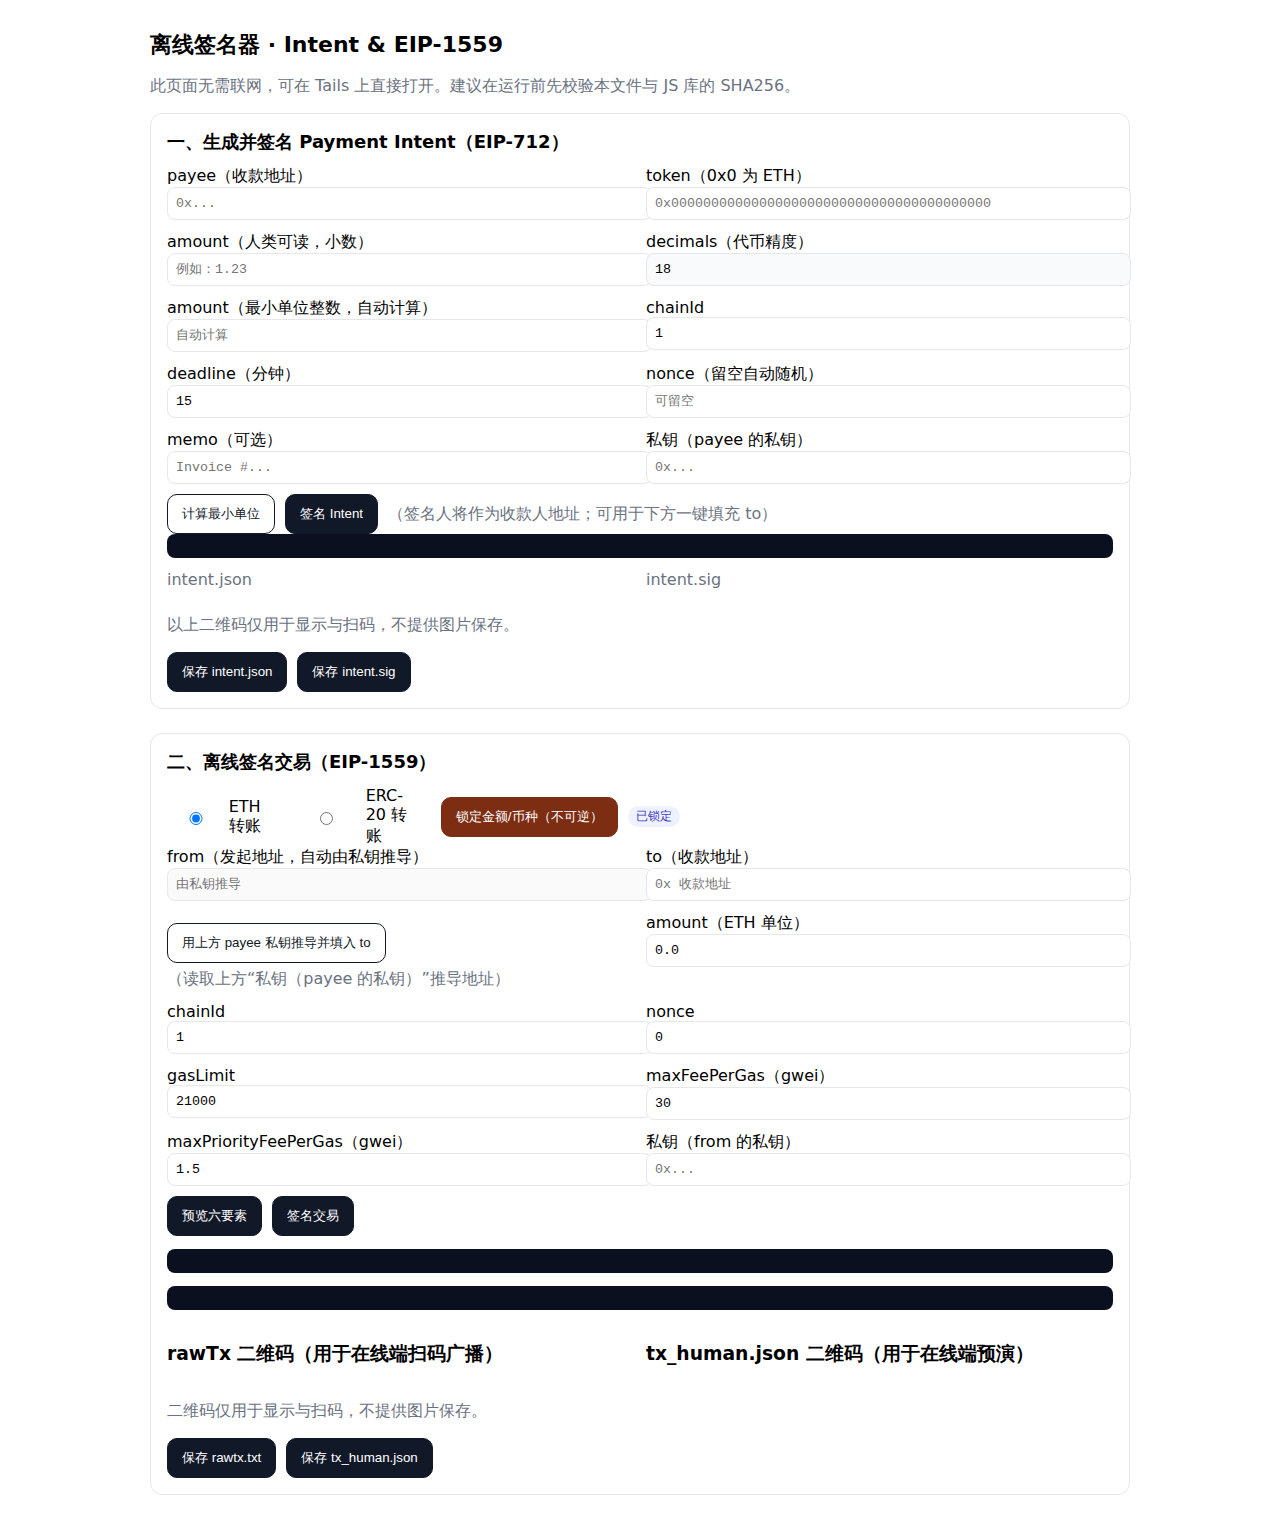
<file: docs/index.html>
<!doctype html>
<html lang="zh">
<head>
  <meta charset="utf-8">
  <title>离线签名器 · Intent & EIP-1559</title>
  <meta name="viewport" content="width=device-width, initial-scale=1">
  <link rel="stylesheet" href="./styles.css">
</head>
<body>
  <h1>离线签名器 · Intent & EIP-1559</h1>
  <p class="muted">此页面无需联网，可在 Tails 上直接打开。建议在运行前先校验本文件与 JS 库的 SHA256。</p>

  <section class="card">
    <h2>一、生成并签名 Payment Intent（EIP-712）</h2>
    <div class="grid">
      <label>payee（收款地址）<input id="pi_payee" placeholder="0x..." /></label>
      <label>token（0x0 为 ETH）<input id="pi_token" placeholder="0x0000000000000000000000000000000000000000" /></label>

      <!-- 人类可读金额 + decimals + 自动换算最小单位 -->
      <label>amount（人类可读，小数）<input id="pi_amount_human" type="text" placeholder="例如：1.23" /></label>
      <label>decimals（代币精度）<input id="pi_decimals" type="number" value="18" min="0" max="36" /></label>
      <label>amount（最小单位整数，自动计算）<input id="pi_amount_smallest" type="text" readonly placeholder="自动计算" /></label>

      <label>chainId<input id="pi_chain" type="number" value="1" /></label>
      <label>deadline（分钟）<input id="pi_deadline" type="number" value="15" /></label>
      <label>nonce（留空自动随机）<input id="pi_nonce" placeholder="可留空" /></label>
      <label>memo（可选）<input id="pi_memo" placeholder="Invoice #..." /></label>
      <label>私钥（payee 的私钥）<input id="pi_priv" type="password" placeholder="0x..." /></label>
    </div>
    <div class="row">
      <button id="btn_calc_smallest" class="ghost">计算最小单位</button>
      <button id="btn_sign_intent">签名 Intent</button>
      <span class="muted">（签名人将作为收款人地址；可用于下方一键填充 to）</span>
    </div>

    <div id="pi_out" class="mono"></div>

    <!-- Intent 的两个二维码，仅显示不保存 -->
    <div class="qgrid">
      <div>
        <div class="muted">intent.json</div>
        <div id="qrcode_intent"></div>
      </div>
      <div>
        <div class="muted">intent.sig</div>
        <div id="qrcode_sig"></div>
      </div>
    </div>
    <p class="muted">以上二维码仅用于显示与扫码，不提供图片保存。</p>

    <div class="row">
      <button id="btn_save_intent" disabled>保存 intent.json</button>
      <button id="btn_save_sig" disabled>保存 intent.sig</button>
    </div>
  </section>

  <section class="card">
    <h2>二、离线签名交易（EIP-1559）</h2>
    <div class="row">
      <label class="inline"><input type="radio" name="txkind" value="ETH" checked> ETH 转账</label>
      <label class="inline"><input type="radio" name="txkind" value="ERC20"> ERC-20 转账</label>
      <button id="btn_lock_asset" class="warn">锁定金额/币种（不可逆）</button>
      <span id="lock_badge" class="pill hidden">已锁定</span>
    </div>

    <div class="grid">
      <label>from（发起地址，自动由私钥推导）<input id="tx_from" disabled placeholder="由私钥推导" /></label>

      <!-- 收款地址 to -->
      <label>to（收款地址）<input id="tx_to" placeholder="0x 收款地址" /></label>
      <div class="row tiny-gap">
        <button id="btn_fill_to_from_pi" class="ghost">用上方 payee 私钥推导并填入 to</button>
        <span class="muted">（读取上方“私钥（payee 的私钥）”推导地址）</span>
      </div>

      <!-- 仅 ERC20 可见：token 合约 -->
      <label id="label_token" class="hidden">token（代币合约）<input id="tx_token" placeholder="0xToken 合约" /></label>

      <!-- 金额：两者仅显示其一 -->
      <label id="label_amount_eth">amount（ETH 单位）<input id="tx_amount_eth" type="number" step="0.000000000000000001" value="0.0" /></label>
      <label id="label_amount_erc" class="hidden">amount（最小单位整数）<input id="tx_amount_small" type="number" min="0" value="0" /></label>

      <label>chainId<input id="tx_chain" type="number" value="1" /></label>
      <label>nonce<input id="tx_nonce" type="number" value="0" /></label>
      <label>gasLimit<input id="tx_gas" type="number" value="21000" /></label>
      <label>maxFeePerGas（gwei）<input id="tx_maxfee" type="number" step="0.1" value="30" /></label>
      <label>maxPriorityFeePerGas（gwei）<input id="tx_maxprio" type="number" step="0.1" value="1.5" /></label>
      <label>私钥（from 的私钥）<input id="tx_priv" type="password" placeholder="0x..." /></label>
    </div>

    <div class="row">
      <button id="btn_preview">预览六要素</button>
      <button id="btn_sign_tx">签名交易</button>
    </div>

    <pre id="tx_preview" class="mono"></pre>
    <div id="tx_out" class="mono"></div>

    <div class="qgrid">
      <div>
        <h3>rawTx 二维码（用于在线端扫码广播）</h3>
        <div id="qrcode"></div>
      </div>
      <div>
        <h3>tx_human.json 二维码（用于在线端预演）</h3>
        <div id="qrcode_txhuman"></div>
      </div>
    </div>
    <p class="muted">二维码仅用于显示与扫码，不提供图片保存。</p>

    <div class="row">
      <button id="btn_save_raw" disabled>保存 rawtx.txt</button>
      <button id="btn_save_human" disabled>保存 tx_human.json</button>
    </div>
  </section>

  <!-- 本地离线库（不要用 CDN；提前下载到 offline_web/libs/） -->
  <script src="./libs/ethers.umd.min.js"></script>
  <script src="./libs/qrcode.min.js"></script>
  <script src="./apps.js"></script>
</body>
</html>
</file>
<file: docs/styles.css>
body{font-family:ui-sans-serif, system-ui, -apple-system, Segoe UI, Roboto, Helvetica, Arial;max-width:980px;margin:30px auto;padding:0 12px;}
h1{font-size:22px;margin:6px 0 16px}
h2{font-size:18px;margin:0 0 12px}
label{display:block}
input{width:100%;padding:8px;border:1px solid #e5e7eb;border-radius:8px;font-family:monospace}
input.readonly{background:#f9fafb}
button{padding:10px 14px;border-radius:10px;border:1px solid #111827;background:#111827;color:#fff;cursor:pointer}
button.warn{background:#7c2d12;border-color:#7c2d12}
button.ghost{background:#fff;color:#111827}
.card{border:1px solid #e5e7eb;border-radius:12px;padding:16px;margin-bottom:24px}
.grid{display:grid;grid-template-columns:1fr 1fr;gap:12px}
.qgrid{display:grid;grid-template-columns:1fr 1fr;gap:12px;margin-top:12px}
.row{display:flex;gap:10px;align-items:center;margin-top:10px;flex-wrap:wrap}
.inline{display:inline-flex;gap:6px;align-items:center;margin-right:18px}
.muted{color:#6b7280}
.mono{background:#0b1020;color:#e5e7eb;padding:12px;border-radius:8px;max-height:320px;overflow:auto}
.hidden{display:none}
#qrcode, #qrcode_intent, #qrcode_sig{margin-top:10px}
.tiny-gap{gap:6px}
.pill{display:inline-block;padding:2px 8px;border-radius:9999px;background:#eef2ff;color:#4338ca;font-size:12px}
</file>
